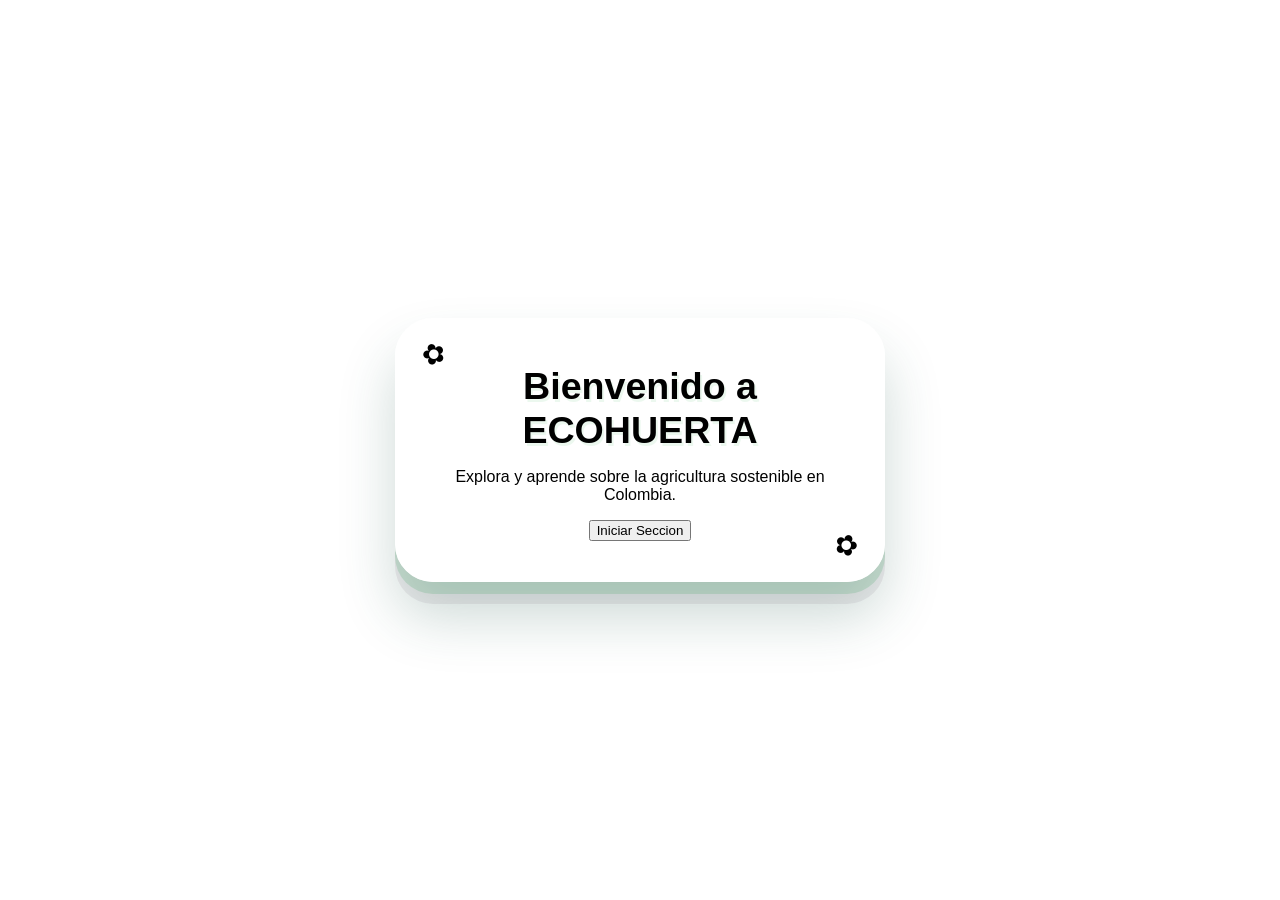
<file: front/Login/index.html>
<!DOCTYPE html>
<html lang="es">
<head>
    <meta charset="UTF-8">
    <meta name="viewport" content="width=device-width, initial-scale=1.0">
    <link rel="stylesheet" href="index.css">
    <title>ECOHUERTA</title>
</head> 
<body>
    <div class="container">
        <h1>Bienvenido a ECOHUERTA</h1>
        <p>Explora y aprende sobre la agricultura sostenible en Colombia.</p>
        <button onclick="window.location.href='login.html'">Iniciar Seccion</button>
    </div>   
</body>
</html>
</file>
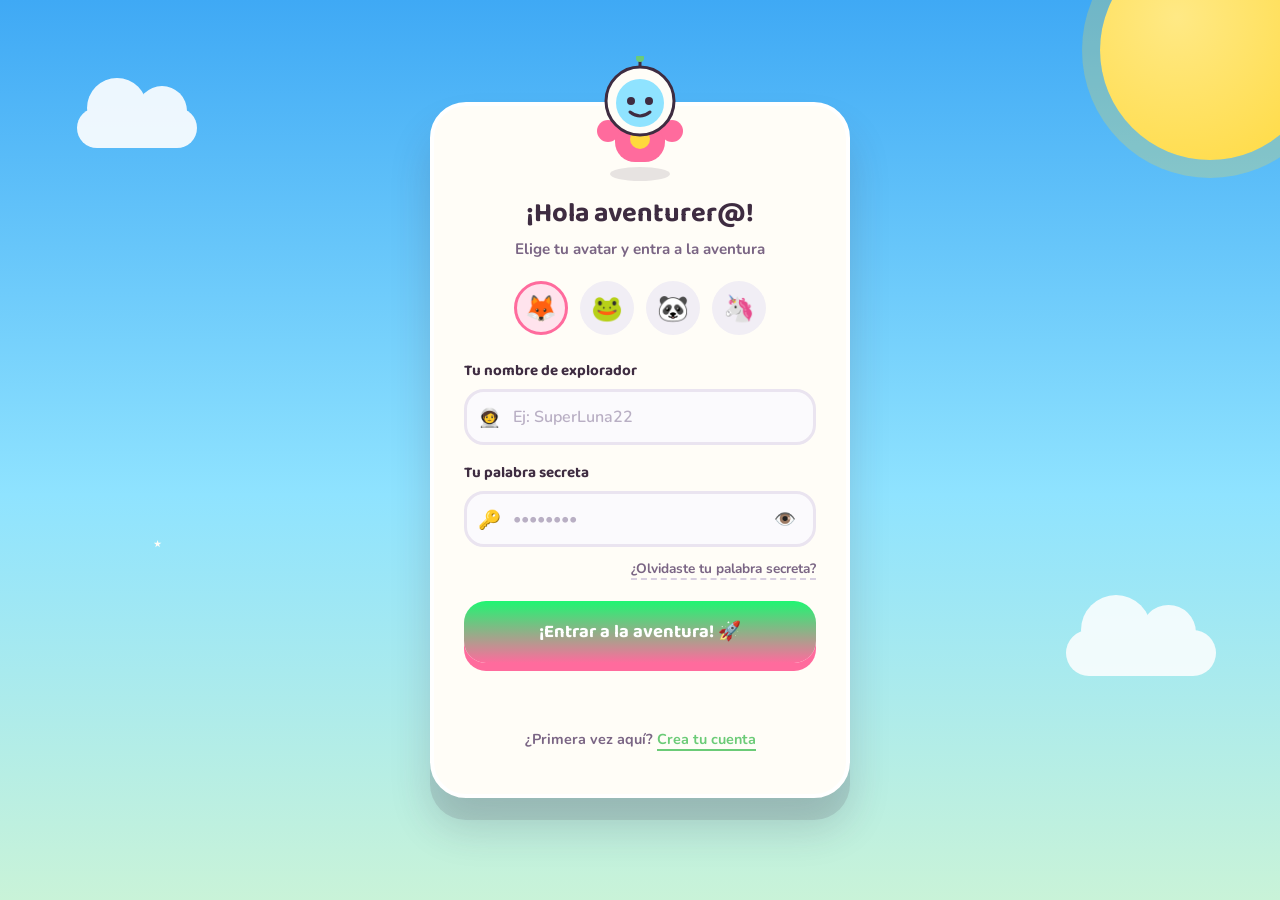
<file: front/Login/login.html>
<!DOCTYPE html>
<html lang="es">
<head>
<meta charset="UTF-8">
<meta name="viewport" content="width=device-width, initial-scale=1.0">
<title>ECOHUERTA</title>
<link rel="preconnect" href="https://fonts.googleapis.com">
<link href="https://fonts.googleapis.com/css2?family=Baloo+2:wght@500;700;800&family=Nunito:wght@600;700;800&display=swap" rel="stylesheet">
<link rel="stylesheet" href="login.css">
</head>
<body>

  <div class="sun"></div>
  <div class="cloud cloud-1"></div>
  <div class="cloud cloud-2"></div>
  <span class="star"></span>
  <span class="star"></span>
  <span class="star"></span>
  <span class="star"></span>
  <span class="star"></span>

  <div class="card">
    <div class="mascot-wrap">
      <!-- Muñeco astronauta-->
      <svg width="140" height="130" viewBox="0 0 140 130" xmlns="http://www.w3.org/2000/svg">
        <ellipse cx="70" cy="118" rx="30" ry="7" fill="#3E2C41" opacity="0.12"/>
        <!-- cuerpo -->
        <rect x="45" y="60" width="50" height="46" rx="20" fill="#FF6B9D"/>
        <circle cx="70" cy="83" r="10" fill="#FFD93D"/>
        <!-- brazos -->
        <circle cx="38" cy="75" r="11" fill="#FF6B9D"/>
        <circle cx="102" cy="75" r="11" fill="#FF6B9D"/>
        <!-- casco -->
        <circle cx="70" cy="45" r="34" fill="#FFFDF7" stroke="#3E2C41" stroke-width="3"/>
        <circle cx="70" cy="47" r="24" fill="#8FE3FF"/>
        <!-- cara -->
        <circle cx="61" cy="45" r="4" fill="#3E2C41"/>
        <circle cx="79" cy="45" r="4" fill="#3E2C41"/>
        <path d="M60 56 Q70 64 80 56" stroke="#3E2C41" stroke-width="3" fill="none" stroke-linecap="round"/>
        <!-- antena -->
        <line x1="70" y1="11" x2="70" y2="2" stroke="#3E2C41" stroke-width="3"/>
        <circle cx="70" cy="2" r="4" fill="#6BCB77"/>
      </svg>
    </div>

    <div class="greeting">
      <h1>¡Hola aventurer@!</h1>
      <p>Elige tu avatar y entra a la aventura</p>
    </div>

    <div class="avatar-row" role="group" aria-label="Elige tu avatar">
      <button type="button" class="avatar-option selected" aria-pressed="true">🦊</button>
      <button type="button" class="avatar-option" aria-pressed="false">🐸</button>
      <button type="button" class="avatar-option" aria-pressed="false">🐼</button>
      <button type="button" class="avatar-option" aria-pressed="false">🦄</button>
    </div>

    <form id="loginForm">
      <div>
        <label for="user">Tu nombre de explorador</label>
        <div class="field">
          <span class="icon">🧑‍🚀</span>
          <input id="user" name="user" type="text" placeholder="Ej: SuperLuna22" autocomplete="username">
        </div>
      </div>

      <div>
        <label for="pass">Tu palabra secreta</label>
        <div class="field">
          <span class="icon">🔑</span>
          <input id="pass" name="pass" type="password" placeholder="••••••••" autocomplete="current-password">
          <button type="button" class="toggle-pass" aria-label="Mostrar palabra secreta" onclick="
            const i=document.getElementById('pass');
            i.type = i.type === 'password' ? 'text' : 'password';
            this.textContent = i.type === 'password' ? '👁️' : '🙈';
          ">👁️</button>
        </div>
      </div>

      <div class="forgot">
        <a href="#">¿Olvidaste tu palabra secreta?</a>
      </div>

      <button type="submit" class="enter-btn">
        ¡Entrar a la aventura! 🚀
      </button>

      <p id="mensajeLogin"></p>
    </form>

    <p class="signup">¿Primera vez aquí? <a href="registro.html">Crea tu cuenta</a></p>
  </div>

  <script src="../JavaScript/login.js"></script>
</body>
</html>
</file>
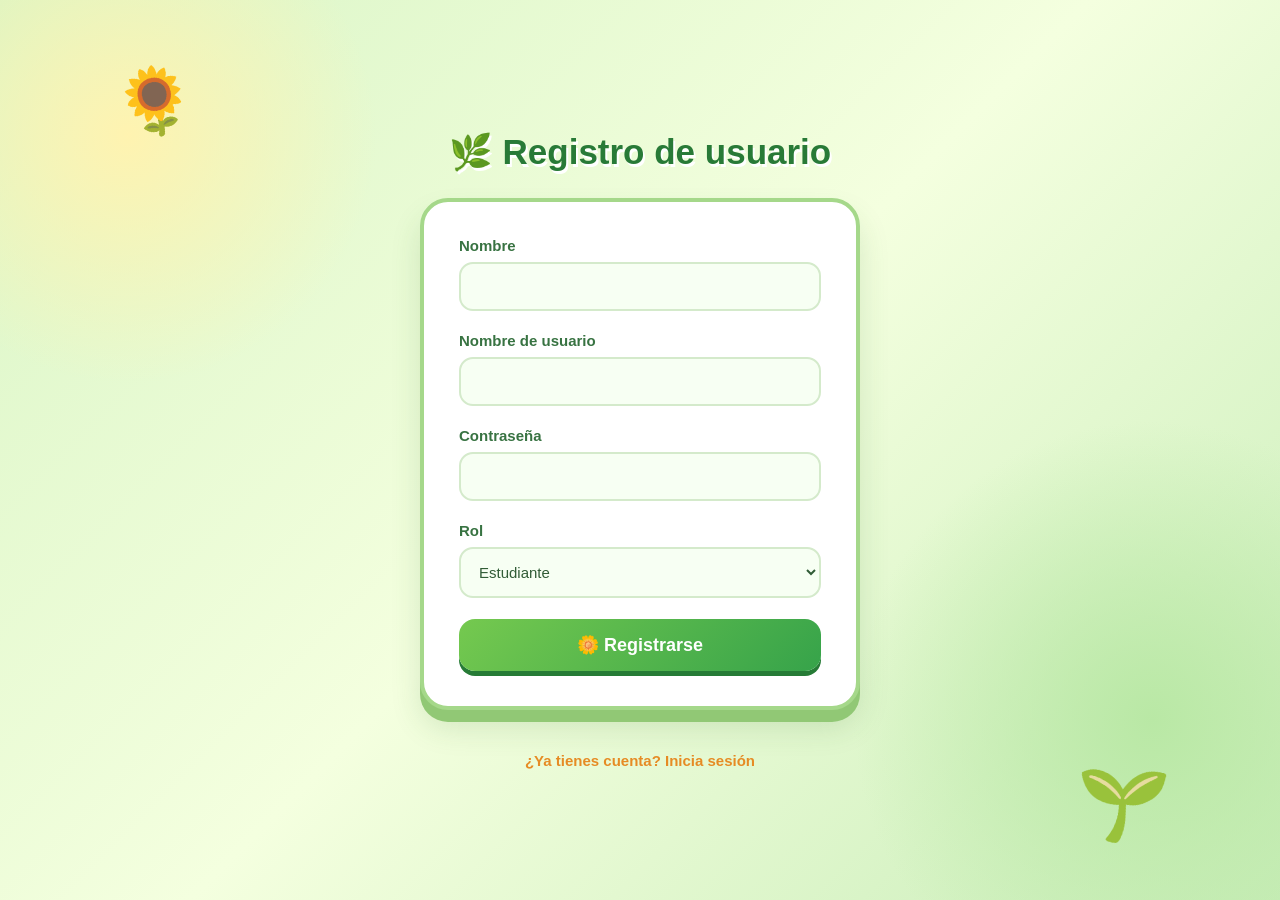
<file: front/Login/registro.html>
<!DOCTYPE html>
<html lang="es">
<head>
<meta charset="UTF-8">
<title>EcoHuerta - Registro</title>
<link rel="stylesheet" href="registro.css">
</head>
<body>

<h1>Registro de usuario</h1>

<form id="registroForm">
  <label for="nombre">Nombre</label>
  <input type="text" id="nombre" name="nombre" required>

  <label for="usuario">Nombre de usuario</label>
  <input type="text" id="usuario" name="usuario" required>

  <label for="clave">Contraseña</label>
  <input type="password" id="clave" name="clave" required>

  <label for="rol">Rol</label>
  <select id="rol" name="rol" required>
    <option value="estudiante">Estudiante</option>
    <option value="docente">Docente</option>
    <option value="admin">Admin</option>
  </select>

  <button type="submit">Registrarse</button>
</form>

<p id="mensaje"></p>
<p><a href="login.html">¿Ya tienes cuenta? Inicia sesión</a></p>

<script src="../JavaScript/registro.js"></script>
</body>
</html>
</file>
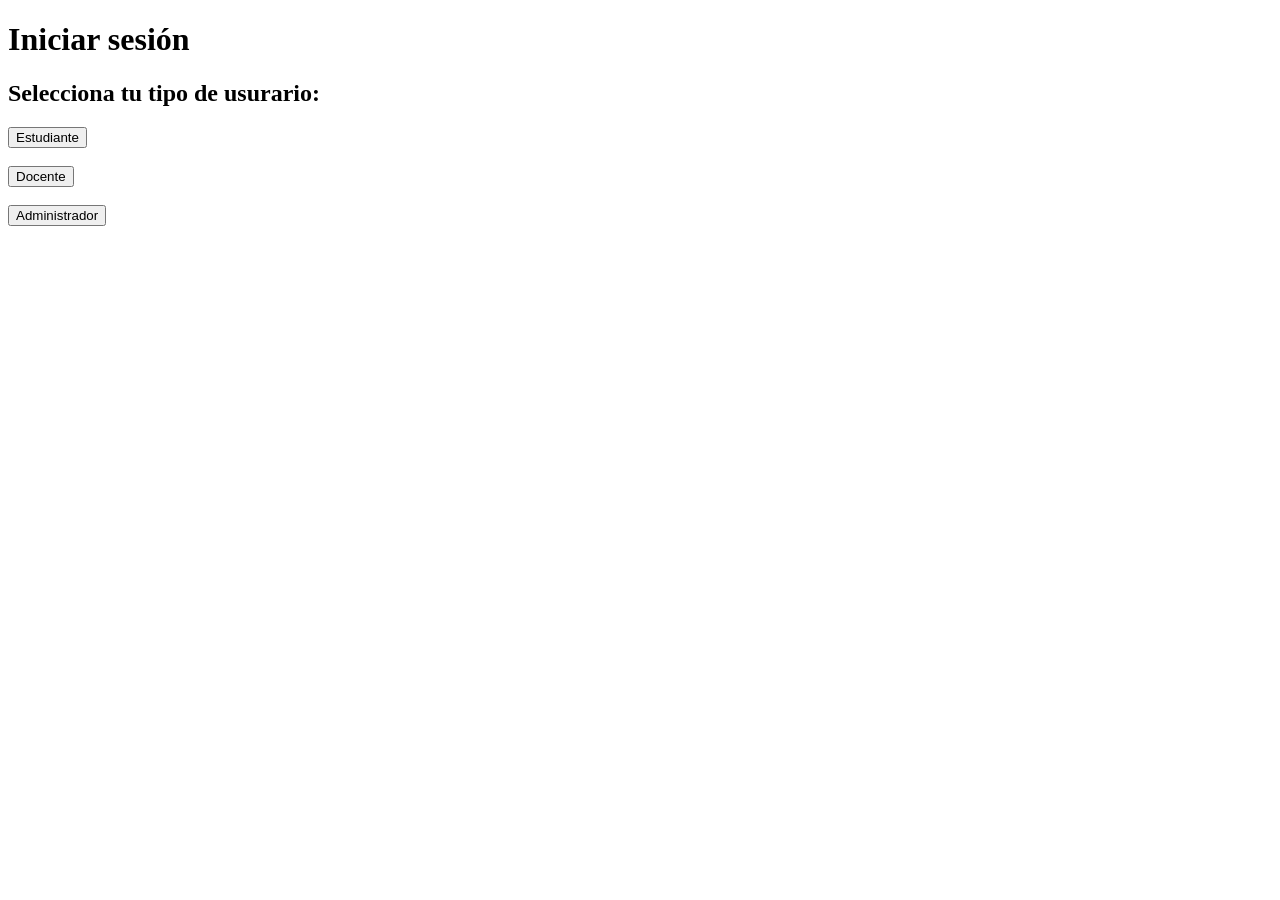
<file: front/Login/seleccion_usuario.html>
<!DOCTYPE html>
<html lang="es">
<head>
    <meta charset="UTF-8">
    <title>Tipo de usuario</title>
</head>
<body>
    <h1>Iniciar sesión</h1>
    <h2>Selecciona tu tipo de usurario: </h2>

    <button onclick="window.location.href=''" type="button">
        Estudiante
    </button>
    <br><br>
    <button onclick="window.location.href=''" type="button">
        Docente
    </button>
    <br><br>
    <button onclick="window.location.href='../'" type="button">
        Administrador
    </button>
    

</body>
</html>
</file>
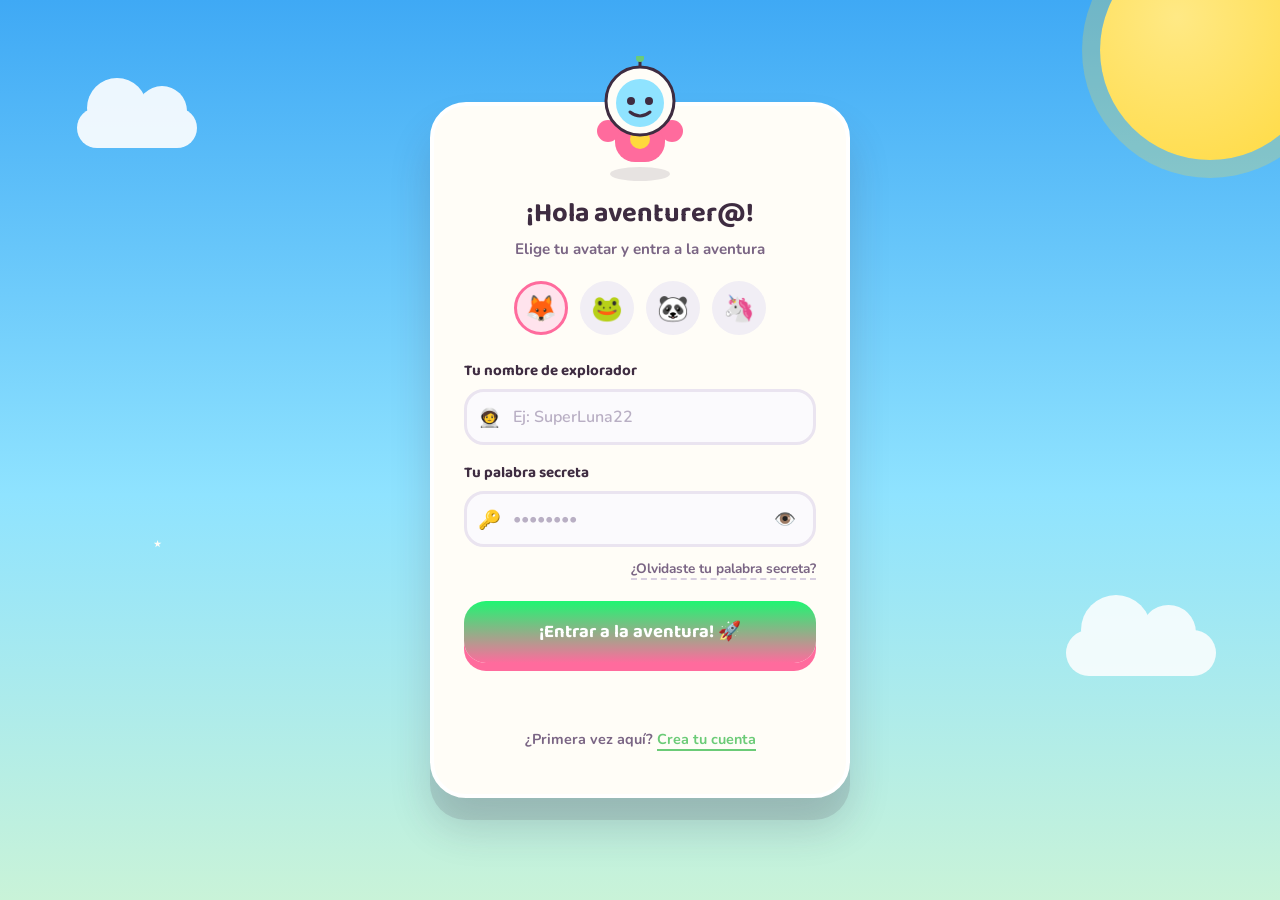
<file: front/templates/departamento.html>
<!DOCTYPE html>
<html lang="es">
<head>
    <meta charset="UTF-8">
    <meta name="viewport" content="width=device-width, initial-scale=1.0">
    <title>ECOHUERTA - Flora por Departamento</title>
    <link rel="stylesheet" href="estilos.css">
</head>
<body>
    <header>
        <div class="barra-superior-depto">
            <button type="button" id="btnVolverMapa" class="btn-secundario">← Volver al mapa</button>
            <div class="info-sesion-mini">
                <span id="avatarDepto">🦊</span>
                <span id="nombreDeptoUsuario">Explorador</span>
                <span id="rolDeptoUsuario" class="rol-pill">estudiante</span>
            </div>
        </div>
        <h1><span class="co">co</span> <span id="tituloDepartamento">Departamento</span></h1>
        <p id="subtituloDepartamento">Explora las especies de flora registradas en este departamento.</p>
    </header>

    <main class="contenedor-departamento">
        <section class="barra-filtros">
            <label for="filtroTipo">Filtrar por tipo de planta:</label>
            <select id="filtroTipo">
                <option value="">Todos los tipos</option>
            </select>
            <span id="contadorPlantas" class="contador-plantas">0 plantas</span>
            <button type="button" id="btnNuevaPlanta" class="btn-agregar-planta" style="display: none;">
                + Agregar planta
            </button>
        </section>

        <div id="estadoCarga" class="estado-mensaje">Cargando flora del departamento...</div>
        <section id="gridPlantas" class="grid-plantas"></section>
    </main>

    <!-- Modal para crear / editar planta (Docente / Admin) -->
    <div id="modalPlanta" class="modal-overlay" style="display: none;">
        <div class="modal-contenido">
            <div class="modal-cabecera">
                <h2 id="tituloModalPlanta">Agregar nueva planta</h2>
                <button type="button" id="btnCerrarModal" class="btn-cerrar-modal">✕</button>
            </div>

            <form id="formPlanta" class="form-planta">
                <input type="hidden" id="plantaIdInput">

                <div class="campo-form">
                    <label for="plantaNombreInput">Nombre de la especie *</label>
                    <input type="text" id="plantaNombreInput" required placeholder="Ej: Frailejón (Espeletia)">
                </div>

                <div class="fila-dos-campos">
                    <div class="campo-form">
                        <label for="plantaTipoInput">Tipo de planta *</label>
                        <select id="plantaTipoInput" required></select>
                    </div>
                    <div class="campo-form">
                        <label for="plantaDeptoInput">Departamento *</label>
                        <select id="plantaDeptoInput" required></select>
                    </div>
                </div>

                <div class="campo-form">
                    <label for="plantaImagenInput">URL o nombre de imagen (opcional)</label>
                    <input type="text" id="plantaImagenInput" placeholder="https://... o nombre.jpg">
                </div>

                <div class="campo-form">
                    <label for="plantaDescInput">Descripción *</label>
                    <textarea id="plantaDescInput" rows="2" required placeholder="Descripción general de la planta"></textarea>
                </div>

                <div class="campo-form">
                    <label for="plantaCaracInput">Características</label>
                    <textarea id="plantaCaracInput" rows="2" placeholder="Tamaño, hojas, flores, hábitat..."></textarea>
                </div>

                <div class="campo-form">
                    <label for="plantaCuidadosInput">Cuidados</label>
                    <textarea id="plantaCuidadosInput" rows="2" placeholder="Clima, riego, luz, tipo de suelo..."></textarea>
                </div>

                <div class="campo-form">
                    <label for="plantaBeneficiosInput">Beneficios</label>
                    <textarea id="plantaBeneficiosInput" rows="2" placeholder="Aporte ecológico, medicinal o alimenticio..."></textarea>
                </div>

                <p id="errorModalPlanta" class="error-form" style="display: none;"></p>

                <div class="modal-acciones">
                    <button type="button" id="btnCancelarModal" class="btn-cancelar">Cancelar</button>
                    <button type="submit" id="btnGuardarPlanta" class="btn-guardar">Guardar planta</button>
                </div>
            </form>
        </div>
    </div>

    <footer>
        <p>ECOHUERTA - Exploración de flora colombiana</p>
    </footer>

    <script src="../JavaScript/departamento.js"></script>
</body>
</html>
</file>
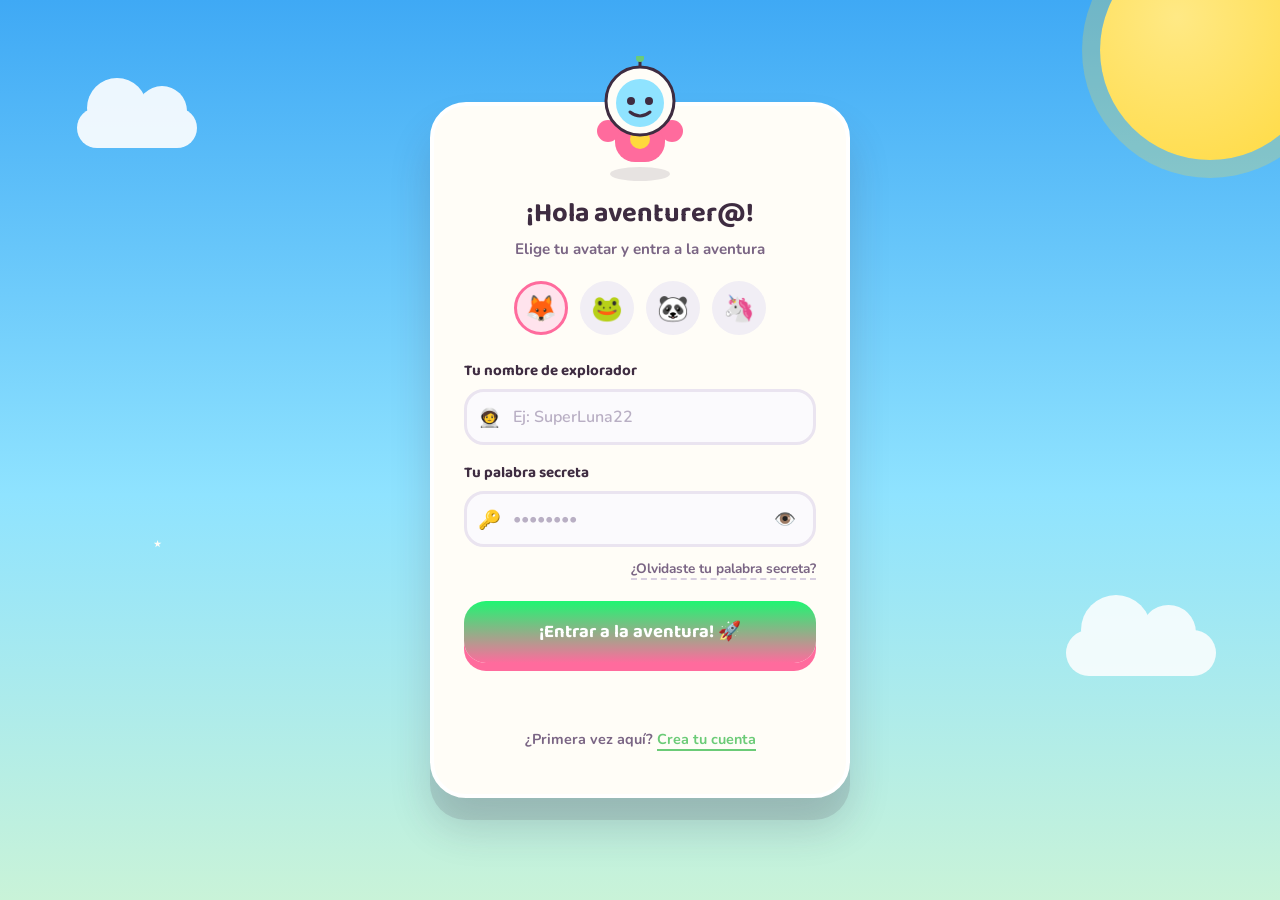
<file: front/templates/planta.html>
<!DOCTYPE html>
<html lang="es">
<head>
    <meta charset="UTF-8">
    <meta name="viewport" content="width=device-width, initial-scale=1.0">
    <title id="tituloPagina">Ficha de Planta - ECOHUERTA</title>
    <link rel="stylesheet" href="plantas.css">
</head>
<body>

    <header>
        <div class="barra-superior-depto">
            <button type="button" id="btnVolverDepto" class="btn-secundario">← Volver al departamento</button>
            <div class="info-sesion-mini">
                <span id="avatarPlanta">🦊</span>
                <span id="nombreUsuarioPlanta">Explorador</span>
                <span id="rolUsuarioPlanta" class="rol-pill">estudiante</span>
            </div>
        </div>
        <h1><span class="co">co</span> ECOHUERTA - Ficha Botánica</h1>
        <p id="subtituloPlanta">Información detallada de la especie</p>
    </header>

    <main class="contenedor-ficha-planta">
        <div id="estadoPlanta" class="estado-mensaje">Cargando ficha de la planta...</div>

        <section id="detallePlanta" class="ficha-planta" style="display: none;">
            <div class="ficha-media">
                <img id="imgPlantaDetalle" src="" alt="" class="img-ficha-planta" style="display: none;">
                <div id="placeholderPlantaDetalle" class="img-ficha-placeholder">🌿</div>
                <div class="etiquetas-planta">
                    <span id="tipoPlantaDetalle" class="badge-tipo">Tipo</span>
                    <span id="deptoPlantaDetalle" class="badge-depto">Departamento</span>
                </div>
            </div>

            <div class="ficha-info">
                <h2 id="nombrePlantaDetalle" class="titulo-ficha">Nombre de la planta</h2>

                <div class="bloque-ficha">
                    <h3>Descripción</h3>
                    <p id="descPlantaDetalle"></p>
                </div>

                <div class="bloque-ficha">
                    <h3>Características</h3>
                    <p id="caracPlantaDetalle"></p>
                </div>

                <div class="bloque-ficha">
                    <h3>Cuidados</h3>
                    <p id="cuidadosPlantaDetalle"></p>
                </div>

                <div class="bloque-ficha">
                    <h3>Beneficios</h3>
                    <p id="beneficiosPlantaDetalle"></p>
                </div>
            </div>
        </section>

        <section id="seccionRecursos" class="recursos-ficha" style="display: none;">
            <h3>Recursos relacionados</h3>
            <div id="listaRecursos" class="lista-recursos"></div>
        </section>
    </main>

    <footer>
        <p>ECOHUERTA - Exploración de flora colombiana</p>
    </footer>

    <script src="../JavaScript/planta.js"></script>
</body>
</html>
</file>
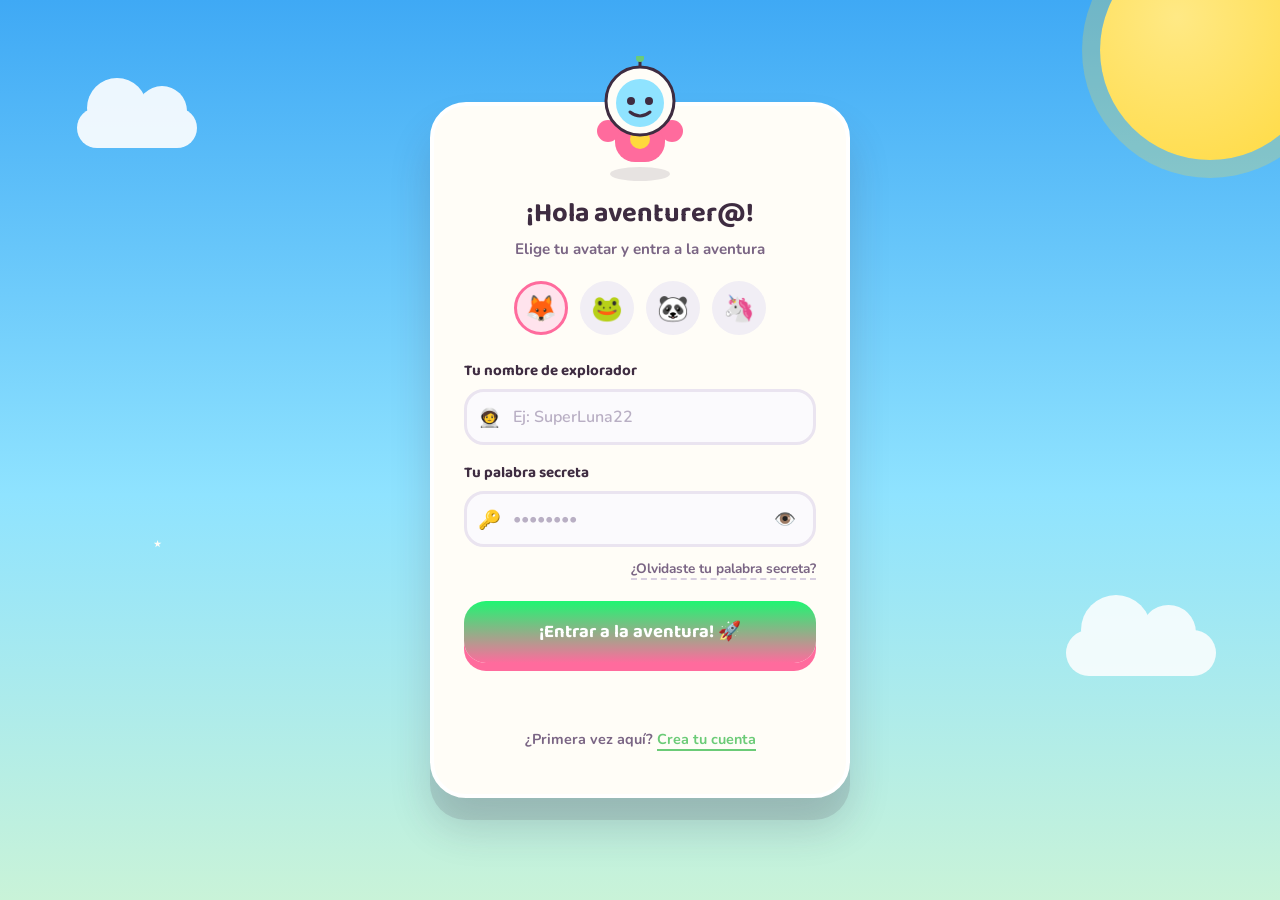
<file: front/templates/usuarios.html>
<!DOCTYPE html>
<html lang="es">
<head>
    <meta charset="UTF-8">
    <meta name="viewport" content="width=device-width, initial-scale=1.0">
    <title id="tituloPaginaUsuarios">Administración - ECOHUERTA</title>
    <link rel="stylesheet" href="estilos.css">
</head>
<body>
    <header>
        <div class="barra-superior-depto">
            <button type="button" id="btnVolverMapaAdmin" class="btn-secundario">← Volver al mapa</button>
            <div class="info-sesion-mini">
                <span id="avatarAdmin">🦊</span>
                <span id="nombreAdmin">Administrador</span>
                <span id="rolAdmin" class="rol-pill">admin</span>
            </div>
        </div>
        <h1 id="tituloPanelUsuarios"><span class="co">co</span> Panel de Administración</h1>
        <p id="subtituloPanelUsuarios">Gestión de usuarios y roles de ECOHUERTA</p>
    </header>

    <main class="contenedor-departamento">
        <section class="barra-filtros">
            <label for="filtroRolUsuario">Filtrar usuarios por rol:</label>
            <select id="filtroRolUsuario">
                <option value="todos">Todos los roles</option>
                <option value="estudiante">Estudiantes</option>
                <option value="docente">Docentes</option>
                <option value="admin">Administradores</option>
            </select>
            <button type="button" id="btnNuevoUsuario" class="btn-agregar-planta">+ Nuevo usuario</button>
            <span id="contadorUsuarios" class="contador-plantas">0 usuarios</span>
        </section>

        <section id="panelFormularioUsuario" class="panel-tipos-admin" style="display: none;">
            <h2 id="tituloFormUsuario">Registrar nuevo usuario</h2>
            <form id="formUsuarioAdmin" class="form-tipo-inline">
                <input type="hidden" id="usuarioIdInput" value="">
                <input type="text" id="usuarioNombreInput" placeholder="Nombre completo" required>
                <input type="text" id="usuarioLoginInput" placeholder="Usuario (login)" required>
                <input type="password" id="usuarioClaveInput" placeholder="Contraseña (mín. al crear)">
                <select id="usuarioRolInput" required>
                    <option value="estudiante">Estudiante</option>
                    <option value="docente">Docente</option>
                    <option value="admin">Administrador</option>
                </select>
                <button type="submit" id="btnGuardarUsuario" class="btn-agregar-planta">Guardar</button>
                <button type="button" id="btnCancelarUsuario" class="btn-secundario">Cancelar</button>
            </form>
            <p id="mensajeUsuarioAdmin" class="mensaje-admin" style="display: none;"></p>
        </section>

        <div id="estadoUsuarios" class="estado-mensaje">Cargando usuarios...</div>

        <section class="tabla-admin-wrapper" id="contenedorTablaUsuarios" style="display: none;">
            <table class="tabla-admin">
                <thead>
                    <tr>
                        <th>ID</th>
                        <th>Nombre</th>
                        <th>Usuario</th>
                        <th>Rol</th>
                        <th>Acciones</th>
                    </tr>
                </thead>
                <tbody id="cuerpoTablaUsuarios"></tbody>
            </table>
        </section>
    </main>

    <footer>
        <p>ECOHUERTA - Panel administrativo</p>
    </footer>

    <script src="../JavaScript/usuarios.js"></script>
</body>
</html>
</file>
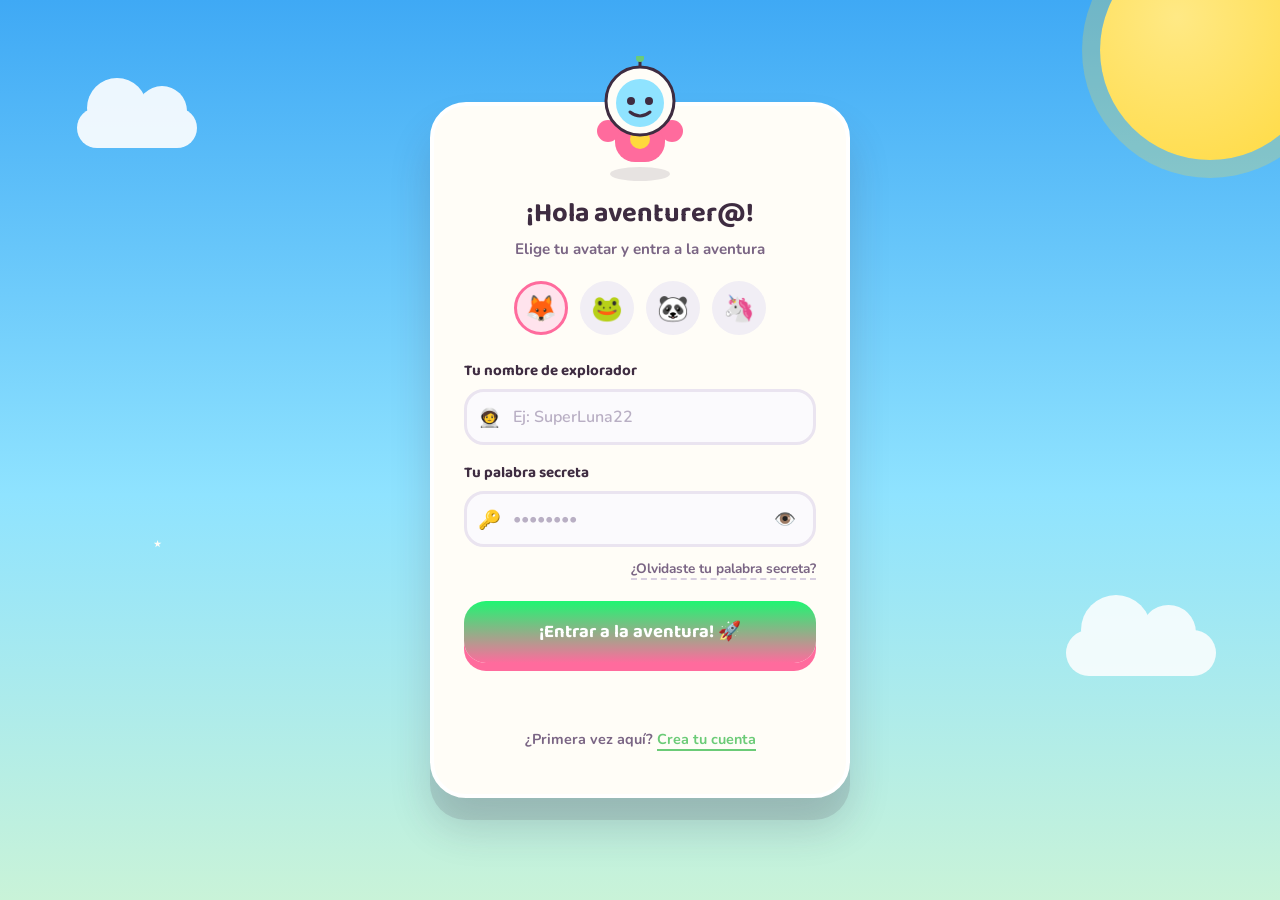
<file: front/templates/ventanaPrincipal.html>
<!DOCTYPE html>
<html lang="es">

<head>
    <meta charset="UTF-8">
    <meta name="viewport" content="width=device-width, initial-scale=1.0">
    <title>ECOHUERTA - Mapa Interactivo de Colombia</title>
    <link rel="stylesheet" href="ventanaPrincipal.css">
</head>

<body>

    <header>
        <div class="barra-usuario">
            <div class="info-usuario">
                <span id="avatarUsuario" class="avatar-badge">🦊</span>
                <div>
                    <strong id="nombreUsuario">Explorador</strong>
                    <span id="rolUsuario" class="rol-badge">estudiante</span>
                </div>
            </div>
            <div id="accionesAdmin" class="acciones-admin" style="display: none;">
                <button type="button" id="btnEstudiantes" class="btn-admin">Estudiantes</button>
                <button type="button" id="btnDocentes" class="btn-admin">Docentes</button>
            </div>
            <button type="button" id="btnCerrarSesion" class="btn-salir">Cerrar sesión</button>
        </div>

        <h1><span class="co">co</span> ECOHUERTA</h1>
        <p>Explora la flora de Colombia y descubre sus maravillas</p>
        <p id="saludoRol">HOLA EXPLORADOR</p>
        <p>Conoce de las maravillas de Colombia donde con un solo clic puedes explorar toda su bella flora.</p>
    </header>
    <section class="video-container">
    <h2>🌱 ¡Aprendamos sobre las plantas!</h2>
    <p>Descubre el maravilloso mundo de las huertas.</p>

    <iframe
        src="https://www.youtube.com/embed/-1pHqK5YD7s"
        title="Video educativo EcoHuerta"
        allowfullscreen>
    </iframe>
</section>
    

    <h2>Mapa Interactivo de Colombia</h2>
    <p>Selecciona un departamento en el mapa para ver sus plantas</p>

    <main class="contenedor-mapa">
        <img
            src="mapa-colombia.png"
            class="mapa"
            alt="Mapa de Colombia"
        >

        <!-- BOTONES SOBRE EL MAPA -->
        <button class="zona" style="left: 53%; top: 10%;" data-slug="la_guajira" title="La Guajira"></button>
        <button class="zona" style="left: 35%; top: 15%;" data-slug="atlantico" title="Atlántico"></button>
        <button class="zona" style="left: 43%; top: 17%;" data-slug="magdalena" title="Magdalena"></button>
        <button class="zona" style="left: 51%; top: 21%;" data-slug="cesar" title="Cesar"></button>
        <button class="zona" style="left: 34%; top: 25%;" data-slug="sucre" title="Sucre"></button>
        <button class="zona" style="left: 27%; top: 28%;" data-slug="cordoba" title="Córdoba"></button>
        <button class="zona" style="left: 39%; top: 29%;" data-slug="bolivar" title="Bolívar"></button>
        <button class="zona" style="left: 55%; top: 30%;" data-slug="norte_de_santander" title="Norte de Santander"></button>
        <button class="zona" style="left: 30%; top: 38%;" data-slug="antioquia" title="Antioquia"></button>
        <button class="zona" style="left: 46%; top: 37%;" data-slug="santander" title="Santander"></button>
        <button class="zona" style="left: 67%; top: 36%;" data-slug="arauca" title="Arauca"></button>
        <button class="zona" style="left: 20%; top: 39%;" data-slug="choco" title="Chocó"></button>
        <button class="zona" style="left: 35%; top: 44%;" data-slug="caldas" title="Caldas"></button>
        <button class="zona" style="left: 29%; top: 46%;" data-slug="risaralda" title="Risaralda"></button>
        <button class="zona" style="left: 34%; top: 48%;" data-slug="quindio" title="Quindío"></button>
        <button class="zona" style="left: 43%; top: 46%;" data-slug="cundinamarca" title="Cundinamarca"></button>
        <button class="zona" style="left: 44%; top: 50%;" data-slug="bogota_dc" title="Bogotá D.C."></button>
        <button class="zona" style="left: 49%; top: 43%;" data-slug="boyaca" title="Boyacá"></button>
        <button class="zona" style="left: 24%; top: 52%;" data-slug="valle_del_cauca" title="Valle del Cauca"></button>
        <button class="zona" style="left: 38%; top: 53%;" data-slug="tolima" title="Tolima"></button>
        <button class="zona" style="left: 52%; top: 55%;" data-slug="meta" title="Meta"></button>
        <button class="zona" style="left: 39%; top: 60%;" data-slug="huila" title="Huila"></button>
        <button class="zona" style="left: 27%; top: 61%;" data-slug="cauca" title="Cauca"></button>
        <button class="zona" style="left: 60%; top: 44%;" data-slug="casanare" title="Casanare"></button>
        <button class="zona" style="left: 75%; top: 44%;" data-slug="vichada" title="Vichada"></button>
        <button class="zona" style="left: 53%; top: 67%;" data-slug="guaviare" title="Guaviare"></button>
        <button class="zona" style="left: 21%; top: 66%;" data-slug="narino" title="Nariño"></button>
        <button class="zona" style="left: 32%; top: 69%;" data-slug="putumayo" title="Putumayo"></button>
        <button class="zona" style="left: 45%; top: 69%;" data-slug="caqueta" title="Caquetá"></button>
        <button class="zona" style="left: 78%; top: 61%;" data-slug="guainia" title="Guainía"></button>
        <button class="zona" style="left: 62%; top: 73%;" data-slug="vaupes" title="Vaupés"></button>
        <button class="zona" style="left: 55%; top: 83%;" data-slug="amazonas" title="Amazonas"></button>
        <button class="zona zona-islas" style="left: 17%; top: 13%;" data-slug="san_andres" title="San Andrés y Providencia"></button>
    </main>

    <footer>
        <p>Mapa interactivo de Colombia</p>
    </footer>

    <script src="../JavaScript/ventanaPrincipal.js"></script>
</body>

</html>
</file>
<file: front/Login/index.css>
```css
/* =====================================
   🌱 ECOHUERTA - ESTILO VISUAL
===================================== */

:root {
    --sky-top: #36A9E8;
    --sky-middle: #82D9F5;
    --sky-bottom: #C8F4D8;

    --sun: #FFD93D;
    --sun-light: #FFF0A8;

    --grass: #65C878;
    --grass-dark: #319D57;
    --grass-light: #B9EBC0;

    --coral: #FF6B9D;
    --pink-light: #FFE0EC;

    --cream: #FFFDF7;
    --plum: #3E2C41;
    --plum-soft: #806D88;

    --white: #FFFFFF;
}

* {
    box-sizing: border-box;
}

html {
    scroll-behavior: smooth;
}

body {
    margin: 0;
    min-height: 100vh;

    font-family: 'Nunito', sans-serif;

    background:
        linear-gradient(
            180deg,
            var(--sky-top) 0%,
            var(--sky-middle) 48%,
            #A9EBC4 80%,
            var(--sky-bottom) 100%
        );

    display: flex;
    justify-content: center;
    align-items: center;

    overflow: hidden;
    position: relative;

    padding: 35px 18px;
}

/* =====================================
   ☀️ SOL
===================================== */

.sun {
    position: absolute;

    top: -65px;
    right: -45px;

    width: 230px;
    height: 230px;

    border-radius: 50%;

    background:
        radial-gradient(
            circle at 35% 35%,
            #FFF4B5,
            var(--sun) 65%,
            #FFC928
        );

    box-shadow:
        0 0 0 15px rgba(255,217,61,0.20),
        0 0 0 35px rgba(255,217,61,0.10),
        0 0 70px rgba(255,217,61,0.45);

    animation: sunGlow 4s ease-in-out infinite;
}

@keyframes sunGlow {
    0%, 100% {
        transform: scale(1);
    }

    50% {
        transform: scale(1.05);
    }
}

/* =====================================
   ☁️ NUBES
===================================== */

.cloud {
    position: absolute;

    background: white;
    border-radius: 50px;

    opacity: 0.92;

    box-shadow: 0 8px 15px rgba(62,44,65,0.05);

    animation: cloudMove 7s ease-in-out infinite;
}

.cloud::before,
.cloud::after {
    content: "";

    position: absolute;

    background: white;
    border-radius: 50%;
}

.cloud-1 {
    width: 130px;
    height: 42px;

    top: 15%;
    left: 7%;
}

.cloud-1::before {
    width: 65px;
    height: 65px;

    top: -32px;
    left: 12px;
}

.cloud-1::after {
    width: 55px;
    height: 55px;

    top: -25px;
    left: 65px;
}

.cloud-2 {
    width: 150px;
    height: 45px;

    bottom: 15%;
    right: 7%;

    animation-delay: 2s;
}

.cloud-2::before {
    width: 70px;
    height: 70px;

    top: -35px;
    left: 15px;
}

.cloud-2::after {
    width: 60px;
    height: 60px;

    top: -28px;
    left: 80px;
}

@keyframes cloudMove {
    0%, 100% {
        transform: translateX(0);
    }

    50% {
        transform: translateX(12px);
    }
}

/* =====================================
   ⭐ ESTRELLAS Y DECORACIONES
===================================== */

.star {
    position: absolute;

    width: 13px;
    height: 13px;

    background: var(--sun-light);

    clip-path: polygon(
        50% 0%, 61% 35%, 98% 35%,
        68% 57%, 79% 91%, 50% 70%,
        21% 91%, 32% 57%, 2% 35%, 39% 35%
    );

    animation: twinkle 2s ease-in-out infinite;
}

.star:nth-of-type(1) {
    top: 25%;
    left: 19%;
}

.star:nth-of-type(2) {
    top: 12%;
    left: 48%;
    animation-delay: .5s;
}

.star:nth-of-type(3) {
    top: 35%;
    right: 15%;
    animation-delay: 1s;
}

.star:nth-of-type(4) {
    bottom: 22%;
    left: 12%;
    animation-delay: 1.5s;
}

@keyframes twinkle {
    0%, 100% {
        opacity: .4;
        transform: scale(.8) rotate(0deg);
    }

    50% {
        opacity: 1;
        transform: scale(1.2) rotate(20deg);
    }
}

/* =====================================
   🌿 TARJETA PRINCIPAL
===================================== */

.container {
    position: relative;
    z-index: 2;

    width: 100%;
    max-width: 490px;

    background:
        linear-gradient(
            145deg,
            #FFFFFF,
            var(--cream)
        );

    border-radius: 38px;

    padding: 42px 34px 36px;

    text-align: center;

    border: 5px solid rgba(255,255,255,.95);

    box-shadow:
        0 12px 0 rgba(49,157,87,.18),
        0 22px 0 rgba(62,44,65,.08),
        0 35px 55px rgba(40,91,76,.23);

    transition: transform .3s ease;
}

.container:hover {
    transform: translateY(-5px);
}

/* Decoración superior */

.container::before {
    content: "✿";

    position: absolute;

    top: 15px;
    left: 22px;

    font-size: 28px;
    color: var(--coral);

    transform: rotate(-20deg);
}

.container::after {
    content: "✿";

    position: absolute;

    bottom: 15px;
    right: 22px;

    font-size: 28px;
    color: var(--grass);

    transform: rotate(20deg);
}

/* =====================================
   🌱 LOGO ANIMADO
===================================== */

.logo {
    display: inline-block;

    font-size: 5.5rem;

    margin-bottom: 8px;

    filter: drop-shadow(0 8px 5px rgba(49,157,87,.20));

    animation: bob 3s ease-in-out infinite;
}

@keyframes bob {
    0%, 100% {
        transform: translateY(0) rotate(-4deg);
    }

    50% {
        transform: translateY(-12px) rotate(4deg);
    }
}

/* =====================================
   💚 TÍTULOS
===================================== */

h1 {
    font-family: 'Baloo 2', sans-serif;

    font-size: 2.35rem;
    font-weight: 800;

    line-height: 1.15;

    color: var(--grass-dark);

    margin: 0 0 12px;

    text-shadow: 2px 3px 0 rgba(101,200,120,.12);
}

.subtitle {
    color: var(--plum);

    font-weight: 800;
    font-size: 1.1rem;

    margin-bottom: 18px;
}

.description {
    color: var(--plum-soft);

    font-size: .96rem;
    font-weight: 600;

    line-height: 1.8;

    margin-bottom: 28px;
}

/* =====================================
   🌸 BOTÓN PRINCIPAL
===================================== */

.enter-btn {
    display: block;

    width: 100%;

    border: 3px solid rgba(255,255,255,.7);

    border-radius: 24px;

    padding: 16px;

    font-family: 'Baloo 2', sans-serif;

    font-size: 1.25rem;
    font-weight: 800;

    color: white;

    background:
        linear-gradient(
            180deg,
            #79DE8C,
            #42B963
        );

    box-shadow:
        0 8px 0 #319D57,
        0 12px 20px rgba(49,157,87,.20);

    cursor: pointer;

    transition:
        transform .15s ease,
        box-shadow .15s ease,
        filter .15s ease;
}

.enter-btn:hover {
    filter: brightness(1.08);

    transform: translateY(-3px);

    box-shadow:
        0 11px 0 #319D57,
        0 17px 25px rgba(49,157,87,.25);
}

.enter-btn:active {
    transform: translateY(6px);

    box-shadow:
        0 2px 0 #319D57;
}

/* =====================================
   🌼 PIE DE PÁGINA
===================================== */

.footer {
    margin-top: 28px;

    color: var(--plum-soft);

    font-size: .9rem;
    font-weight: 800;
}

.footer span {
    color: var(--coral);
}

/* =====================================
   ✨ ACCESIBILIDAD
===================================== */

button:focus-visible {
    outline: 4px solid var(--plum);
    outline-offset: 4px;
}

/* =====================================
   📱 RESPONSIVE
===================================== */

@media (max-width: 480px) {

    body {
        padding: 25px 15px;
    }

    .container {
        padding: 35px 22px 30px;

        border-radius: 30px;
    }

    h1 {
        font-size: 1.9rem;
    }

    .logo {
        font-size: 4.5rem;
    }

    .description {
        font-size: .9rem;
    }

    .sun {
        width: 160px;
        height: 160px;
    }
}

/* =====================================
   ♿ REDUCIR MOVIMIENTO
===================================== */

@media (prefers-reduced-motion: reduce) {

    *,
    *::before,
    *::after {
        animation: none !important;
        scroll-behavior: auto !important;
        transition: none !important;
    }

}
```css
/* =====================================
   🌿 BOTÓN ECOHUERTA - ESTILO PREMIUM
===================================== */

.enter-btn {
    position: relative;
    overflow: hidden;

    width: 100%;
    padding: 17px 25px;

    border: 3px solid #B9F5C5;
    border-radius: 25px;

    font-family: 'Baloo 2', sans-serif;
    font-size: 1.3rem;
    font-weight: 800;

    color: white;

    background: linear-gradient(
        135deg,
        #8BE99C 0%,
        #55CC76 45%,
        #319D57 100%
    );

    box-shadow:
        0 8px 0 #238347,
        0 12px 22px rgba(49,157,87,0.30),
        inset 0 3px 5px rgba(255,255,255,0.35);

    cursor: pointer;

    transition: all 0.25s ease;
}

/* Efecto de brillo */

.enter-btn::before {
    content: "";

    position: absolute;

    top: 0;
    left: -100%;

    width: 60%;
    height: 100%;

    background: linear-gradient(
        120deg,
        transparent,
        rgba(255,255,255,0.45),
        transparent
    );

    transform: skewX(-25deg);

    transition: left 0.6s ease;
}

.enter-btn:hover::before {
    left: 150%;
}

/* Al pasar el cursor */

.enter-btn:hover {
    transform: translateY(-5px);

    filter: brightness(1.08);

    box-shadow:
        0 13px 0 #238347,
        0 18px 28px rgba(49,157,87,0.35),
        inset 0 3px 5px rgba(255,255,255,0.4);
}

/* Al presionar */

.enter-btn:active {
    transform: translateY(6px);

    box-shadow:
        0 2px 0 #238347,
        0 5px 10px rgba(49,157,87,0.2);
}

/* Efecto de enfoque */

.enter-btn:focus-visible {
    outline: 4px solid #FFD93D;
    outline-offset: 5px;
}

/* Animación suave */

@keyframes buttonPulse {
    0%, 100% {
        box-shadow: 0 8px 0 #238347,
                    0 12px 22px rgba(49,157,87,0.25);
    }

    50% {
        box-shadow: 0 8px 0 #238347,
                    0 12px 28px rgba(49,157,87,0.45);
    }
}

.enter-btn {
    animation: buttonPulse 3s ease-in-out infinite;
}

@media (prefers-reduced-motion: reduce) {
    .enter-btn {
        animation: none;
        transition: none;
    }

    .enter-btn::before {
        transition: none;
    }
}
```css
/* =====================================
   🌿 BOTÓN ECOHUERTA - ESTILO PREMIUM
===================================== */

.enter-btn {
    position: relative;
    overflow: hidden;

    width: 100%;
    padding: 17px 25px;

    border: 3px solid #B9F5C5;
    border-radius: 25px;

    font-family: 'Baloo 2', sans-serif;
    font-size: 1.3rem;
    font-weight: 800;

    color: white;

    background: linear-gradient(
        135deg,
        #8BE99C 0%,
        #55CC76 45%,
        #319D57 100%
    );

    box-shadow:
        0 8px 0 #238347,
        0 12px 22px rgba(49,157,87,0.30),
        inset 0 3px 5px rgba(255,255,255,0.35);

    cursor: pointer;

    transition: all 0.25s ease;
}

/* Efecto de brillo */

.enter-btn::before {
    content: "";

    position: absolute;

    top: 0;
    left: -100%;

    width: 60%;
    height: 100%;

    background: linear-gradient(
        120deg,
        transparent,
        rgba(255,255,255,0.45),
        transparent
    );

    transform: skewX(-25deg);

    transition: left 0.6s ease;
}

.enter-btn:hover::before {
    left: 150%;
}

/* Al pasar el cursor */

.enter-btn:hover {
    transform: translateY(-5px);

    filter: brightness(1.08);

    box-shadow:
        0 13px 0 #238347,
        0 18px 28px rgba(49,157,87,0.35),
        inset 0 3px 5px rgba(255,255,255,0.4);
}

/* Al presionar */

.enter-btn:active {
    transform: translateY(6px);

    box-shadow:
        0 2px 0 #238347,
        0 5px 10px rgba(49,157,87,0.2);
}

/* Efecto de enfoque */

.enter-btn:focus-visible {
    outline: 4px solid #FFD93D;
    outline-offset: 5px;
}

/* Animación suave */

@keyframes buttonPulse {
    0%, 100% {
        box-shadow: 0 8px 0 #238347,
                    0 12px 22px rgba(49,157,87,0.25);
    }

    50% {
        box-shadow: 0 8px 0 #238347,
                    0 12px 28px rgba(49,157,87,0.45);
    }
}

.enter-btn {
    animation: buttonPulse 3s ease-in-out infinite;
}

@media (prefers-reduced-motion: reduce) {
    .enter-btn {
        animation: none;
        transition: none;
    }

    .enter-btn::before {
        transition: none;
    }
}
</file>
<file: front/Login/login.css>
:root{
  --sky-top:#3FA9F5;
  --sky-bottom:#8FE3FF;
  --sun:#FFD93D;
  --coral:#FF6B9D;
  --grass:#6BCB77;
  --cream:#FFFDF7;
  --plum:#3E2C41;
  --plum-soft:#7A6584;
}

*{ box-sizing:border-box; }

body{
  margin:0;
  min-height:100vh;
  font-family:'Nunito', sans-serif;
  background:linear-gradient(180deg, var(--sky-top) 0%, var(--sky-bottom) 55%, #C9F3D8 100%);
  display:flex;
  align-items:center;
  justify-content:center;
  overflow-x:hidden;
  position:relative;
  padding:32px 16px;
}

/* ---- Sol ---- */
.sun{
  position:absolute;
  top:-60px; right:-40px;
  width:220px; height:220px;
  border-radius:50%;
  background:radial-gradient(circle at 35% 35%, #FFE985, var(--sun));
  box-shadow:0 0 0 18px rgba(255,217,61,0.25);
}

/* ---- Nubes ---- */
.cloud{
  position:absolute;
  background:#fff;
  border-radius:50px;
  opacity:0.9;
}
.cloud::before, .cloud::after{
  content:"";
  position:absolute;
  background:#fff;
  border-radius:50%;
}
.cloud-1{ width:120px; height:40px; top:12%; left:6%; }
.cloud-1::before{ width:60px; height:60px; top:-30px; left:10px; }
.cloud-1::after{ width:50px; height:50px; top:-22px; left:60px; }

.cloud-2{ width:150px; height:46px; top:70%; right:5%; opacity:0.85; }
.cloud-2::before{ width:70px; height:70px; top:-35px; left:15px; }
.cloud-2::after{ width:55px; height:55px; top:-25px; left:75px; }

/* ---- Estrellas titilantes ---- */
.star{
  position:absolute;
  width:10px; height:10px;
  background:var(--cream);
  clip-path: polygon(50% 0%, 61% 35%, 98% 35%, 68% 57%, 79% 91%, 50% 70%, 21% 91%, 32% 57%, 2% 35%, 39% 35%);
  animation:twinkle 2.4s ease-in-out infinite;
}
.star:nth-child(1){ top:18%; left:20%; animation-delay:0s; }
.star:nth-child(2){ top:8%; left:45%; animation-delay:0.6s; width:7px; height:7px; }
.star:nth-child(3){ top:30%; left:80%; animation-delay:1.1s; }
.star:nth-child(4){ top:60%; left:12%; animation-delay:1.6s; width:8px; height:8px; }
.star:nth-child(5){ top:80%; left:60%; animation-delay:0.3s; }

@keyframes twinkle{
  0%, 100%{ opacity:0.3; transform:scale(0.8); }
  50%{ opacity:1; transform:scale(1.15); }
}

/* ---- Tarjeta principal ---- */
.card{
  position:relative;
  z-index:2;
  width:100%;
  max-width:420px;
  background:var(--cream);
  border-radius:36px;
  padding:34px 30px 30px;
  box-shadow:0 22px 0 rgba(62,44,65,0.12), 0 30px 40px rgba(62,44,65,0.18);
  border:4px solid #fff;
}

/* ---- Mascota astronauta ---- */
.mascot-wrap{
  display:flex;
  justify-content:center;
  margin-top:-84px;
  margin-bottom:6px;
  animation:bob 3.2s ease-in-out infinite;
}
@keyframes bob{
  0%, 100%{ transform:translateY(0) rotate(-2deg); }
  50%{ transform:translateY(-10px) rotate(2deg); }
}

.greeting{
  text-align:center;
  margin:0 0 22px;
}
.greeting h1{
  font-family:'Baloo 2', sans-serif;
  font-size:1.7rem;
  color:var(--plum);
  margin:0 0 4px;
}
.greeting p{
  margin:0;
  color:var(--plum-soft);
  font-weight:700;
  font-size:0.95rem;
}

/* ---- Selector de avatar ---- */
.avatar-row{
  display:flex;
  justify-content:center;
  gap:12px;
  margin-bottom:24px;
}
.avatar-option{
  width:54px; height:54px;
  border-radius:50%;
  border:3px solid transparent;
  background:#F1EEF5;
  font-size:1.6rem;
  display:flex;
  align-items:center;
  justify-content:center;
  cursor:pointer;
  transition:transform 0.15s ease, border-color 0.15s ease, background 0.15s ease;
}
.avatar-option:hover{ transform:translateY(-3px); }
.avatar-option.selected{
  border-color:var(--coral);
  background:#FFE3ED;
}

/* ---- Formulario ---- */
form{ display:flex; flex-direction:column; gap:16px; }

label{
  font-family:'Baloo 2', sans-serif;
  font-weight:700;
  color:var(--plum);
  font-size:0.95rem;
  margin-bottom:6px;
  display:block;
}

.field{ position:relative; }

.field input{
  width:100%;
  padding:14px 16px 14px 46px;
  border-radius:20px;
  border:3px solid #EAE4F0;
  background:#FBFAFD;
  font-family:'Nunito', sans-serif;
  font-size:1rem;
  font-weight:700;
  color:var(--plum);
  outline:none;
  transition:border-color 0.15s ease, background 0.15s ease;
}
.field input::placeholder{ color:#B9AFC4; font-weight:600; }
.field input:focus{
  border-color:var(--grass);
  background:#fff;
}

.field .icon{
  position:absolute;
  left:14px; top:50%;
  transform:translateY(-50%);
  font-size:1.15rem;
}

.toggle-pass{
  position:absolute;
  right:14px; top:50%;
  transform:translateY(-50%);
  background:none;
  border:none;
  font-size:1.1rem;
  cursor:pointer;
  color:var(--plum-soft);
}

.forgot{
  text-align:right;
  margin-top:-6px;
}
.forgot a{
  color:var(--plum-soft);
  font-size:0.85rem;
  font-weight:700;
  text-decoration:none;
  border-bottom:2px dashed #D8CFE0;
}
.forgot a:hover{ color:var(--coral); border-color:var(--coral); }

.enter-btn{
  margin-top:6px;
  border:none;
  border-radius:22px;
  padding:16px;
  font-family:'Baloo 2', sans-serif;
  font-size:1.15rem;
  font-weight:700;
  color:#fff;
  background:linear-gradient(180deg, #1ff672, var(--coral));
  box-shadow:0 8px 0 var(--coral);
  cursor:pointer;
  transition:transform 0.08s ease, box-shadow 0.08s ease;
}
.enter-btn:hover{ filter:brightness(1.04); }
.enter-btn:active{
  transform:translateY(6px);
  box-shadow:0 2px 0 #D64C7A;
}

.signup{
  text-align:center;
  margin-top:18px;
  color:var(--plum-soft);
  font-weight:700;
  font-size:0.9rem;
}
.signup a{
  color:var(--grass);
  text-decoration:none;
  border-bottom:2px solid var(--grass);
}

/* Foco visible para accesibilidad */
a:focus-visible, button:focus-visible, input:focus-visible{
  outline:3px solid #3E2C41;
  outline-offset:2px;
}

@media (prefers-reduced-motion: reduce){
  .mascot-wrap, .star{ animation:none; }
}

@media (max-width: 420px){
  .card{ padding:28px 20px 24px; border-radius:28px; }
  .mascot-wrap svg{ width:120px; }
}
</file>
<file: front/Login/registro.css>
* {
    margin: 0;
    padding: 0;
    box-sizing: border-box;
}

body {
    font-family: 'Trebuchet MS', Arial, sans-serif;
    min-height: 100vh;
    background:
        radial-gradient(circle at 10% 15%, #fff3b0 0, transparent 18%),
        radial-gradient(circle at 90% 80%, #b9e8a5 0, transparent 22%),
        linear-gradient(135deg, #d9f5c5, #f4ffdf, #c8edb8);
    display: flex;
    flex-direction: column;
    justify-content: center;
    align-items: center;
    padding: 35px 15px;
    position: relative;
    overflow-x: hidden;
}

/* ===== DECORACIONES ===== */
body::before {
    content: "🌻";
    position: absolute;
    top: 7%;
    left: 9%;
    font-size: 65px;
    transform: rotate(-15deg);
    opacity: 0.85;
    pointer-events: none;
}

body::after {
    content: "🌱";
    position: absolute;
    bottom: 6%;
    right: 9%;
    font-size: 75px;
    transform: rotate(15deg);
    pointer-events: none;
}

/* ===== TÍTULO ===== */
h1 {
    color: #287a37;
    font-size: 35px;
    text-align: center;
    margin-bottom: 25px;
    font-weight: 900;
    text-shadow: 2px 3px 0px #ffffff;
}

h1::before {
    content: "🌿 ";
}

/* ===== TARJETA DEL FORMULARIO ===== */
#registroForm {
    width: 100%;
    max-width: 440px;
    padding: 35px;
    background: #ffffff;
    border-radius: 28px;
    border: 4px solid #a5d88a;
    box-shadow: 0 12px 0 #91c875,
                0 18px 30px rgba(49, 105, 43, 0.15);
    display: flex;
    flex-direction: column;
    position: relative;
    z-index: 1;
}

/* ===== ETIQUETAS ===== */
#registroForm label {
    color: #387342;
    font-size: 15px;
    font-weight: bold;
    margin-bottom: 8px;
}

/* ===== CAMPOS ===== */
#registroForm input,
#registroForm select {
    width: 100%;
    padding: 14px;
    margin-bottom: 21px;
    border: 2px solid #d4eacb;
    border-radius: 14px;
    background: #f7fff3;
    color: #315c36;
    font-size: 15px;
    font-family: inherit;
    outline: none;
    transition: 0.3s;
}

#registroForm input:focus,
#registroForm select:focus {
    border-color: #64b84d;
    background: #ffffff;
    box-shadow: 0 0 0 4px #dff4d5;
    transform: scale(1.01);
}

/* ===== BOTÓN ===== */
#registroForm button {
    width: 100%;
    padding: 15px;
    border: none;
    border-radius: 16px;
    background: linear-gradient(135deg, #75c94f, #36a34a);
    color: white;
    font-size: 18px;
    font-weight: bold;
    font-family: inherit;
    cursor: pointer;
    box-shadow: 0 5px 0 #267b36;
    transition: 0.25s;
}

#registroForm button::before {
    content: "🌼 ";
}

#registroForm button:hover {
    background: linear-gradient(135deg, #8bd85d, #27963e);
    transform: translateY(-3px);
    box-shadow: 0 8px 0 #267b36;
}

#registroForm button:active {
    transform: translateY(2px);
    box-shadow: 0 3px 0 #267b36;
}

/* ===== MENSAJE ===== */
#mensaje {
    width: 100%;
    max-width: 440px;
    text-align: center;
    margin-top: 20px;
    color: #287a37;
    font-weight: bold;
    font-size: 15px;
}

/* ===== ENLACE DE INICIO DE SESIÓN ===== */
body > p:last-of-type {
    margin-top: 22px;
    text-align: center;
    color: #426b3c;
    font-size: 15px;
    font-weight: bold;
}

body > p:last-of-type a {
    color: #e68b24;
    text-decoration: none;
    font-weight: 900;
    transition: 0.3s;
}

body > p:last-of-type a:hover {
    color: #bd6710;
    text-decoration: underline;
}

/* ===== RESPONSIVE ===== */
@media (max-width: 480px) {
    body {
        padding: 25px 18px;
    }

    body::before {
        font-size: 40px;
        left: 3%;
    }

    body::after {
        font-size: 45px;
        right: 3%;
    }

    h1 {
        font-size: 27px;
    }

    #registroForm {
        padding: 25px 20px;
        border-radius: 22px;
    }

    #registroForm button {
        font-size: 16px;
    }
}
</file>
<file: front/templates/estilos.css>
* {
    box-sizing: border-box;
}


body {
    margin: 0;

    font-family:
        Arial,
        Helvetica,
        sans-serif;

    background:
        linear-gradient(
            135deg,
            #e8f5e9,
            #e3f2fd
        );

    color: #222;
}


/* =========================
ENCABEZADO
   ========================= */

header {
    text-align: center;

    padding: 25px 15px;

    background:
        linear-gradient(
            135deg,
            rgb(32, 151, 32),
            #8185f1
        );

    color: white;

    box-shadow:
        0 4px 15px
        rgba(0, 0, 0, 0.2);
}
.co {
    color: yellow;
    font-weight: bold;
}

header h1 {
    margin: 0;

    font-size: 34px;
}

header p {
    margin: 8px 0 0;

    font-size: 17px;

    opacity: 0.9;
}


/* =========================
   CONTENEDOR DEL MAPA
   ========================= */

.contenedor-mapa {

    position: relative;

    width: min(
        95vw,
        650px
    );

    margin: 35px auto;

    border-radius: 20px;

    overflow: hidden;

    background: #cfe3ef;

    box-shadow:
        0 15px 40px
        rgba(0, 0, 0, 0.20);
}


/* =========================
   IMAGEN
   ========================= */

.mapa {

    display: block;

    width: 100%;

    height: auto;

    user-select: none;

    -webkit-user-drag: none;
}
h2 {
    text-align: center;
    margin-top: 20px;
    font-size: 24px;
    color: gray;
}

/* =========================
   ZONAS CLICABLES
   ========================= */

.zona {

    position: absolute;

    width: 30px;

    height: 30px;

    transform:
        translate(-50%, -50%);

    border: 2px solid
        rgba(255, 255, 255, 0.9);

    border-radius: 50%;

    background:
        rgba(20, 120, 70, 0.08);

    cursor: pointer;

    transition:
        0.2s ease;

    padding: 0;

    z-index: 10;
}


/* Hover */

.zona:hover {

    width: 42px;

    height: 42px;

    background:
        rgba(20, 150, 80, 0.55);

    border-color: white;

    box-shadow:
        0 0 0 5px
        rgba(255, 255, 255, 0.25),

        0 5px 15px
        rgba(0, 0, 0, 0.3);

}


/* Cuando se presiona */

.zona:active {

    transform:
        translate(-50%, -50%)
        scale(0.85);

}


/* Islas */

.zona-islas {

    width: 24px;

    height: 24px;
}


/* =========================
   PIE DE PÁGINA
   ========================= */

footer {

    text-align: center;

    padding: 20px;

    color: #555;
}


/* =========================
   CELULARES
   ========================= */

@media (max-width: 600px) {

    header h1 {
        font-size: 26px;
    }


    header p {
        font-size: 14px;
    }


    .contenedor-mapa {

        width: 96vw;

        margin-top: 20px;

    }


    .zona {

        width: 24px;

        height: 24px;

    }


    .zona:hover {

        width: 34px;

        height: 34px;

    }

}
/* Tooltip flotante instantáneo sobre el mapa */
.tooltip-mapa {
    position: fixed;
    background-color: #1b4332;
    color: #ffffff;
    padding: 6px 12px;
    border-radius: 8px;
    font-size: 0.9rem;
    font-weight: 600;
    pointer-events: none;
    z-index: 1000;
    box-shadow: 0 4px 10px rgba(0, 0, 0, 0.25);
    border: 1px solid #95d5b2;
    transform: translate(12px, 12px);
    opacity: 0;
    transition: opacity 0.12s ease;
    white-space: nowrap;
}

.tooltip-mapa.visible {
    opacity: 1;
}
/* =========================
   VISTA DE DEPARTAMENTO Y PLANTAS
   ========================= */

.barra-superior-depto {
    display: flex;
    justify-content: space-between;
    align-items: center;
    gap: 12px;
    flex-wrap: wrap;
    max-width: 1100px;
    margin: 0 auto 16px;
}

.info-sesion-mini {
    display: flex;
    align-items: center;
    gap: 8px;
    background: rgba(255, 255, 255, 0.16);
    padding: 6px 12px;
    border-radius: 999px;
    font-size: 0.9rem;
}

.rol-pill {
    background: rgba(255, 255, 255, 0.25);
    padding: 2px 8px;
    border-radius: 999px;
    font-size: 0.78rem;
    text-transform: capitalize;
}

.btn-secundario {
    background: #ffffff;
    color: #2930ec;
    border: none;
    padding: 8px 14px;
    border-radius: 8px;
    font-weight: bold;
    cursor: pointer;
    transition: transform 0.15s ease, opacity 0.15s ease;
}

.btn-secundario:hover {
    transform: translateY(-1px);
    opacity: 0.95;
}

.contenedor-departamento {
    max-width: 1100px;
    margin: 25px auto;
    padding: 0 16px;
}

.barra-filtros {
    display: flex;
    align-items: center;
    gap: 12px;
    flex-wrap: wrap;
    background: #ffffff;
    padding: 14px 18px;
    border-radius: 14px;
    box-shadow: 0 6px 20px rgba(0, 0, 0, 0.08);
    margin-bottom: 22px;
}

.barra-filtros label {
    font-weight: bold;
    color: #1b4332;
}

.barra-filtros select {
    padding: 8px 12px;
    border-radius: 8px;
    border: 1px solid #cbd5e1;
    background: #f8fafc;
    font-size: 0.95rem;
    cursor: pointer;
}

.contador-plantas {
    margin-left: auto;
    font-weight: bold;
    color: #2930ec;
    font-size: 0.95rem;
}

.estado-mensaje {
    text-align: center;
    background: #ffffff;
    padding: 28px;
    border-radius: 14px;
    box-shadow: 0 6px 20px rgba(0, 0, 0, 0.08);
    color: #475569;
}

.grid-plantas {
    display: grid;
    grid-template-columns: repeat(auto-fill, minmax(270px, 1fr));
    gap: 20px;
}

.tarjeta-planta {
    background: #ffffff;
    border-radius: 16px;
    overflow: hidden;
    box-shadow: 0 10px 25px rgba(0, 0, 0, 0.1);
    display: flex;
    flex-direction: column;
    transition: transform 0.2s ease, box-shadow 0.2s ease;
}

.tarjeta-planta:hover {
    transform: translateY(-4px);
    box-shadow: 0 14px 30px rgba(0, 0, 0, 0.15);
}

.img-planta {
    width: 100%;
    height: 175px;
    object-fit: cover;
    display: block;
}

.img-planta-placeholder {
    width: 100%;
    height: 150px;
    display: flex;
    align-items: center;
    justify-content: center;
    font-size: 42px;
    background: linear-gradient(135deg, #d8f3dc, #e3f2fd);
}

.contenido-planta {
    padding: 16px;
    display: flex;
    flex-direction: column;
    flex: 1;
}

.cabecera-tarjeta {
    display: flex;
    justify-content: space-between;
    align-items: flex-start;
    gap: 8px;
    margin-bottom: 8px;
}

.cabecera-tarjeta h3 {
    margin: 0;
    font-size: 1.15rem;
    color: #1e293b;
}

.badge-tipo {
    background: #e8f5e9;
    color: #1b4332;
    border: 1px solid #95d5b2;
    padding: 3px 9px;
    border-radius: 999px;
    font-size: 0.75rem;
    font-weight: bold;
    white-space: nowrap;
}

.desc-planta {
    color: #475569;
    font-size: 0.92rem;
    line-height: 1.45;
    margin: 0 0 16px;
    flex: 1;
}

.btn-ver-planta {
    width: 100%;
    padding: 10px 14px;
    border: none;
    border-radius: 10px;
    background: linear-gradient(135deg, #2930ec, #5b62f6);
    color: #ffffff;
    font-weight: bold;
    cursor: pointer;
    transition: opacity 0.15s ease;
}

.btn-ver-planta:hover {
    opacity: 0.92;
}
/* =========================
   GESTIÓN DE PLANTAS (DOCENTE / ADMIN)
   ========================= */

.barra-filtros select {
    min-width: 220px;
}

.btn-agregar-planta {
    background: #1b4332;
    color: #ffffff;
    border: none;
    padding: 9px 16px;
    border-radius: 10px;
    font-weight: bold;
    cursor: pointer;
    transition: background 0.15s ease, transform 0.15s ease;
}

.btn-agregar-planta:hover {
    background: #2d6a4f;
    transform: translateY(-1px);
}

.acciones-docente-tarjeta {
    display: flex;
    gap: 8px;
    margin-top: 10px;
}

.btn-editar-planta,
.btn-eliminar-planta {
    flex: 1;
    padding: 8px 10px;
    border: none;
    border-radius: 8px;
    font-weight: bold;
    font-size: 0.85rem;
    cursor: pointer;
    transition: opacity 0.15s ease;
}

.btn-editar-planta {
    background: #e0f2fe;
    color: #0369a1;
}

.btn-eliminar-planta {
    background: #fee2e2;
    color: #b91c1c;
}

.btn-editar-planta:hover,
.btn-eliminar-planta:hover {
    opacity: 0.88;
}

.modal-overlay {
    position: fixed;
    inset: 0;
    background: rgba(15, 23, 42, 0.55);
    display: flex;
    align-items: center;
    justify-content: center;
    padding: 16px;
    z-index: 1200;
}

.modal-contenido {
    background: #ffffff;
    width: 100%;
    max-width: 600px;
    max-height: 90vh;
    overflow-y: auto;
    border-radius: 18px;
    padding: 22px 24px;
    box-shadow: 0 20px 45px rgba(0, 0, 0, 0.25);
}

.modal-cabecera {
    display: flex;
    justify-content: space-between;
    align-items: center;
    margin-bottom: 16px;
}

.modal-cabecera h2 {
    margin: 0;
    text-align: left;
    font-size: 1.3rem;
    color: #1e293b;
}

.btn-cerrar-modal {
    background: transparent;
    border: none;
    font-size: 1.25rem;
    cursor: pointer;
    color: #64748b;
}

.form-planta {
    display: flex;
    flex-direction: column;
    gap: 12px;
}

.fila-dos-campos {
    display: grid;
    grid-template-columns: 1fr 1fr;
    gap: 12px;
}

.campo-form {
    display: flex;
    flex-direction: column;
    gap: 5px;
}

.campo-form label {
    font-size: 0.88rem;
    font-weight: bold;
    color: #334155;
}

.campo-form input,
.campo-form select,
.campo-form textarea {
    padding: 9px 11px;
    border: 1px solid #cbd5e1;
    border-radius: 8px;
    font-family: inherit;
    font-size: 0.94rem;
}

.error-form {
    color: #b91c1c;
    background: #fee2e2;
    padding: 8px 12px;
    border-radius: 8px;
    font-size: 0.88rem;
    margin: 0;
}

.modal-acciones {
    display: flex;
    justify-content: flex-end;
    gap: 10px;
    margin-top: 8px;
}

.btn-cancelar {
    background: #e2e8f0;
    color: #334155;
    border: none;
    padding: 10px 16px;
    border-radius: 10px;
    font-weight: bold;
    cursor: pointer;
}

.btn-guardar {
    background: #1b4332;
    color: #ffffff;
    border: none;
    padding: 10px 18px;
    border-radius: 10px;
    font-weight: bold;
    cursor: pointer;
}

@media (max-width: 600px) {
    .fila-dos-campos {
        grid-template-columns: 1fr;
    }
}
/* =========================
   PANEL DE ADMINISTRADOR
   ========================= */

.tabla-admin-wrapper {
    background: #ffffff;
    border-radius: 16px;
    padding: 16px;
    box-shadow: 0 8px 24px rgba(0, 0, 0, 0.08);
    overflow-x: auto;
    margin-bottom: 24px;
}

.tabla-admin {
    width: 100%;
    border-collapse: collapse;
    font-size: 0.95rem;
}

.tabla-admin th,
.tabla-admin td {
    padding: 12px 14px;
    text-align: left;
    border-bottom: 1px solid #e2e8f0;
}

.tabla-admin th {
    background: #f1f5f9;
    color: #1e293b;
    font-weight: bold;
}

.select-rol-usuario {
    padding: 6px 10px;
    border-radius: 8px;
    border: 1px solid #cbd5e1;
    background: #f8fafc;
}

.panel-tipos-admin {
    background: #ffffff;
    border-radius: 16px;
    padding: 20px 24px;
    box-shadow: 0 8px 24px rgba(0, 0, 0, 0.08);
}

.panel-tipos-admin h2 {
    margin: 0 0 14px;
    text-align: left;
    font-size: 1.2rem;
    color: #1e293b;
}

.form-tipo-inline {
    display: flex;
    gap: 10px;
    flex-wrap: wrap;
}

.form-tipo-inline input {
    flex: 1;
    min-width: 220px;
    padding: 10px 12px;
    border: 1px solid #cbd5e1;
    border-radius: 10px;
    font-size: 0.95rem;
}

.mensaje-admin {
    margin: 10px 0 0;
    padding: 8px 12px;
    border-radius: 8px;
    font-size: 0.9rem;
}

.mensaje-admin.exito {
    background: #dcfce7;
    color: #166534;
}

.mensaje-admin.error {
    background: #fee2e2;
    color: #b91c1c;
}
</file>
<file: front/templates/plantas.css>
/* =========================================
   ECOHUERTA - FICHA BOTÁNICA INFANTIL
========================================= */

* {
    margin: 0;
    padding: 0;
    box-sizing: border-box;
}

body {
    font-family: 'Trebuchet MS', Arial, sans-serif;
    background: linear-gradient(135deg, #f1f9e9, #e2f3d7);
    color: #365b38;
    min-height: 100vh;
    display: flex;
    flex-direction: column;
}

/* =========================================
   ENCABEZADO
========================================= */

header {
    background: linear-gradient(135deg, #74c94f, #319b49);
    color: white;
    padding: 20px 35px 25px;
    text-align: center;
    border-radius: 0 0 30px 30px;
    box-shadow: 0 6px 15px rgba(46, 125, 50, 0.15);
}

header h1 {
    font-size: 32px;
    font-weight: 900;
    margin: 20px 0 8px;
    letter-spacing: 1px;
    text-shadow: 2px 3px 0 rgba(0,0,0,0.1);
}

header h1::before {
    content: "🌱 ";
}

header .co {
    color: #ffe68a;
}

header p {
    font-size: 16px;
    margin-top: 8px;
}

/* =========================================
   BARRA SUPERIOR
========================================= */

.barra-superior-depto {
    display: flex;
    justify-content: space-between;
    align-items: center;
    flex-wrap: wrap;
    gap: 15px;
}

/* Botón volver */

.btn-secundario {
    background: #fff1a8;
    color: #55742f;
    border: none;
    padding: 11px 18px;
    border-radius: 25px;
    font-size: 14px;
    font-weight: bold;
    cursor: pointer;
    box-shadow: 0 4px 0 #e0bd52;
    transition: 0.3s;
}

.btn-secundario:hover {
    background: #ffe477;
    transform: translateY(-3px);
}

/* Información del usuario */

.info-sesion-mini {
    display: flex;
    align-items: center;
    gap: 10px;
    background: rgba(255,255,255,0.2);
    padding: 8px 15px;
    border-radius: 25px;
    font-size: 14px;
    font-weight: bold;
}

#avatarPlanta {
    background: #fff1a8;
    border-radius: 50%;
    width: 35px;
    height: 35px;
    display: flex;
    justify-content: center;
    align-items: center;
    font-size: 21px;
}

.rol-pill {
    background: #e5f5d7;
    color: #34733c;
    padding: 5px 10px;
    border-radius: 20px;
    font-size: 12px;
}

/* =========================================
   CONTENEDOR PRINCIPAL
========================================= */

.contenedor-ficha-planta {
    width: 92%;
    max-width: 1100px;
    margin: 35px auto;
    padding: 30px;
    background: #ffffff;
    border: 4px solid #b5df99;
    border-radius: 28px;
    box-shadow: 0 9px 0 #d1e9bd,
                0 15px 30px rgba(0,0,0,0.08);
}

/* =========================================
   MENSAJES DE ESTADO
========================================= */

.estado-mensaje {
    text-align: center;
    padding: 25px;
    color: #318447;
    font-size: 17px;
    font-weight: bold;
    background: #f1f9e9;
    border-radius: 15px;
    border: 2px dashed #a5d88a;
}

/* =========================================
   FICHA DE LA PLANTA
========================================= */

.ficha-planta {
    display: grid;
    grid-template-columns: 35% 1fr;
    gap: 30px;
    align-items: start;
}

/* =========================================
   IMAGEN DE LA PLANTA
========================================= */

.ficha-media {
    background: #eaf6e7;
    border: 3px solid #a5d88a;
    border-radius: 22px;
    padding: 15px;
    text-align: center;
    position: relative;
}

.img-ficha-planta {
    width: 100%;
    height: 310px;
    object-fit: cover;
    border-radius: 16px;
    display: block;
}

.img-ficha-placeholder {
    width: 100%;
    height: 310px;
    display: flex;
    justify-content: center;
    align-items: center;
    background: linear-gradient(135deg, #d9f0ca, #bce3a7);
    border-radius: 16px;
    font-size: 85px;
}

/* =========================================
   ETIQUETAS
========================================= */

.etiquetas-planta {
    display: flex;
    flex-wrap: wrap;
    justify-content: center;
    gap: 10px;
    margin-top: 15px;
}

.badge-tipo {
    background: #fff0b3;
    color: #8b671a;
    padding: 8px 14px;
    border-radius: 20px;
    font-size: 13px;
    font-weight: bold;
}

.badge-depto {
    background: #d9f1cf;
    color: #31783d;
    padding: 8px 14px;
    border-radius: 20px;
    font-size: 13px;
    font-weight: bold;
}

/* =========================================
   INFORMACIÓN DE LA PLANTA
========================================= */

.ficha-info {
    padding: 5px;
}

.titulo-ficha {
    color: #287a37;
    font-size: 30px;
    font-weight: 900;
    margin-bottom: 22px;
    border-bottom: 3px solid #d8edcc;
    padding-bottom: 12px;
}

/* Bloques de información */

.bloque-ficha {
    background: #f8fcf5;
    border-left: 5px solid #75c94f;
    padding: 15px 18px;
    border-radius: 0 15px 15px 0;
    margin-bottom: 16px;
    transition: 0.3s;
}

.bloque-ficha:hover {
    background: #eff8e9;
    transform: translateX(4px);
}

.bloque-ficha h3 {
    color: #318447;
    font-size: 17px;
    margin-bottom: 8px;
}

.bloque-ficha h3::before {
    content: "🌿 ";
}

.bloque-ficha p {
    color: #60745c;
    font-size: 15px;
    line-height: 1.7;
}

/* =========================================
   RECURSOS RELACIONADOS
========================================= */

.recursos-ficha {
    margin-top: 30px;
    padding: 22px;
    background: #f5faef;
    border: 3px solid #c7e6b4;
    border-radius: 22px;
}

.recursos-ficha h3 {
    color: #287a37;
    font-size: 21px;
    margin-bottom: 18px;
}

.recursos-ficha h3::before {
    content: "📚 ";
}

.lista-recursos {
    display: grid;
    grid-template-columns: repeat(auto-fit, minmax(190px, 1fr));
    gap: 15px;
}

/* Enlaces y botones dentro de los recursos */

.lista-recursos a,
.lista-recursos button {
    display: block;
    width: 100%;
    padding: 13px 15px;
    background: #e4f3dd;
    color: #347b3e;
    border: 2px solid #b5df99;
    border-radius: 12px;
    text-align: center;
    font-family: inherit;
    font-size: 14px;
    font-weight: bold;
    text-decoration: none;
    cursor: pointer;
    transition: 0.3s;
}

.lista-recursos a:hover,
.lista-recursos button:hover {
    background: #74c94f;
    color: white;
    border-color: #319b49;
    transform: translateY(-3px);
}

/* =========================================
   PIE DE PÁGINA
========================================= */

footer {
    margin-top: auto;
    background: linear-gradient(135deg, #388e45, #246b36);
    color: white;
    text-align: center;
    padding: 25px;
    border-radius: 30px 30px 0 0;
}

footer p {
    font-size: 15px;
    font-weight: bold;
}

footer p::before {
    content: "🌻 ";
}

/* =========================================
   ADAPTACIÓN A TABLETS
========================================= */

@media (max-width: 800px) {

    .ficha-planta {
        grid-template-columns: 1fr;
    }

    .ficha-media {
        max-width: 450px;
        width: 100%;
        margin: auto;
    }

    .img-ficha-planta,
    .img-ficha-placeholder {
        height: 280px;
    }

    .titulo-ficha {
        text-align: center;
    }
}

/* =========================================
   ADAPTACIÓN A CELULARES
========================================= */

@media (max-width: 500px) {

    header {
        padding: 18px 15px 25px;
    }

    header h1 {
        font-size: 23px;
    }

    header p {
        font-size: 14px;
    }

    .barra-superior-depto {
        justify-content: center;
    }

    .info-sesion-mini {
        flex-wrap: wrap;
        justify-content: center;
    }

    .contenedor-ficha-planta {
        width: 95%;
        padding: 15px;
        margin: 25px auto;
        border-radius: 20px;
    }

    .img-ficha-planta,
    .img-ficha-placeholder {
        height: 230px;
    }

    .titulo-ficha {
        font-size: 24px;
    }

    .bloque-ficha {
        padding: 12px;
    }

    .bloque-ficha p {
        font-size: 14px;
    }

    .recursos-ficha {
        padding: 15px;
    }

    .lista-recursos {
        grid-template-columns: 1fr;
    }
}
</file>
<file: front/templates/ventanaPrincipal.css>
/* =================================
   ECOHUERTA - DISEÑO INFANTIL
================================= */

* {
    margin: 0;
    padding: 0;
    box-sizing: border-box;
}

body {
    font-family: 'Trebuchet MS', Arial, sans-serif;
    background: #f1f9e9;
    color: #365b38;
    overflow-x: hidden;
}

/* =================================
   ENCABEZADO
================================= */

header {
    background: linear-gradient(135deg, #74c94f, #319b49);
    padding: 25px 20px 40px;
    text-align: center;
    color: white;
    border-radius: 0 0 40px 40px;
    box-shadow: 0 7px 18px rgba(46, 125, 50, 0.2);
    position: relative;
    overflow: hidden;
}

header h1 {
    font-size: 48px;
    font-weight: 900;
    margin: 25px 0 10px;
    letter-spacing: 3px;
    text-shadow: 3px 4px 0 rgba(0,0,0,0.12);
}

header h1::before {
    content: "🌱 ";
}

header .co {
    color: #ffe66d;
}

header p {
    font-size: 17px;
    margin: 10px auto;
    max-width: 750px;
    line-height: 1.6;
}

#saludoRol {
    display: inline-block;
    background: #fff1a8;
    color: #47772e;
    padding: 10px 25px;
    border-radius: 30px;
    font-weight: bold;
    margin: 15px 0;
    box-shadow: 0 4px 0 rgba(0,0,0,0.08);
}

/* =================================
   BARRA DE USUARIO
================================= */

.barra-usuario {
    display: flex;
    justify-content: space-between;
    align-items: center;
    flex-wrap: wrap;
    gap: 15px;
    background: rgba(255,255,255,0.18);
    padding: 15px 20px;
    border-radius: 20px;
}

.info-usuario {
    display: flex;
    align-items: center;
    gap: 12px;
    text-align: left;
}

.avatar-badge {
    width: 48px;
    height: 48px;
    background: #fff3b0;
    border-radius: 50%;
    display: flex;
    align-items: center;
    justify-content: center;
    font-size: 27px;
}

.info-usuario strong {
    display: block;
    font-size: 16px;
}

.rol-badge {
    font-size: 12px;
    background: #e5f5d7;
    color: #34733c;
    padding: 4px 10px;
    border-radius: 20px;
    display: inline-block;
    margin-top: 4px;
    font-weight: bold;
}

.acciones-admin {
    display: flex;
    gap: 10px;
    flex-wrap: wrap;
}

/* =================================
   BOTONES
================================= */

.btn-admin,
.btn-salir {
    border: none;
    padding: 11px 18px;
    border-radius: 25px;
    font-size: 14px;
    font-weight: bold;
    cursor: pointer;
    transition: 0.3s;
}

.btn-admin {
    background: #ffe68a;
    color: #66501a;
    box-shadow: 0 4px 0 #e0bd52;
}

.btn-salir {
    background: #ff927e;
    color: white;
    box-shadow: 0 4px 0 #dc695b;
}

.btn-admin:hover,
.btn-salir:hover {
    transform: translateY(-3px);
    filter: brightness(1.05);
}

/* =================================
   TITULOS DE SECCIONES
================================= */

body > h2 {
    text-align: center;
    color: #318447;
    font-size: 30px;
    margin: 40px 15px 10px;
}

body > p {
    text-align: center;
    color: #688267;
    font-size: 16px;
    margin: 12px;
}

/* =================================
   VIDEO EDUCATIVO
================================= */

.video-container {
    width: 90%;
    max-width: 850px;
    margin: 40px auto;
    padding: 28px;
    background: white;
    border: 4px solid #b6df96;
    border-radius: 30px;
    text-align: center;
    box-shadow: 0 9px 0 #d1e9bd,
                0 15px 25px rgba(0,0,0,0.08);
}

.video-container h2 {
    color: #318447;
    font-size: 27px;
    margin-bottom: 12px;
}

.video-container p {
    color: #78936b;
    margin-bottom: 20px;
}

.video-container iframe {
    width: 100%;
    aspect-ratio: 16 / 9;
    border: 4px solid #d5edc4;
    border-radius: 20px;
}

/* =================================
   MAPA INTERACTIVO
================================= */

.contenedor-mapa {
    position: relative;
    width: 90%;
    max-width: 750px;
    margin: 35px auto;
    background: white;
    padding: 20px;
    border: 5px solid #b5df99;
    border-radius: 30px;
    box-shadow: 0 9px 0 #91c875,
                0 15px 30px rgba(0,0,0,0.09);
}

.mapa {
    display: block;
    width: 100%;
    height: auto;
    border-radius: 15px;
}

/* =================================
   DEPARTAMENTOS DEL MAPA
================================= */

.zona {
    position: absolute;
    width: 19px;
    height: 19px;
    border: 3px solid white;
    border-radius: 50%;
    background: #ffbd35;
    cursor: pointer;
    box-shadow: 0 2px 7px rgba(0,0,0,0.3);
    transition: 0.25s;
    animation: pulso 2s infinite;
}

.zona:hover {
    background: #ff7043;
    transform: scale(1.7);
    z-index: 5;
}

.zona-islas {
    background: #4db6e5;
}

@keyframes pulso {
    0%, 100% {
        box-shadow: 0 0 0 0 rgba(255,189,53,0.5);
    }

    50% {
        box-shadow: 0 0 0 8px rgba(255,189,53,0);
    }
}

/* =================================
   PIE DE PAGINA
================================= */

footer {
    margin-top: 50px;
    padding: 30px 15px;
    text-align: center;
    background: linear-gradient(135deg, #388e45, #246b36);
    color: white;
    border-radius: 35px 35px 0 0;
}

footer p {
    font-size: 16px;
    font-weight: bold;
}

footer p::before {
    content: "🌻 ";
}

/* =================================
   RESPONSIVE - CELULARES
================================= */

@media (max-width: 600px) {

    header {
        padding: 18px 15px 30px;
    }

    header h1 {
        font-size: 32px;
    }

    header p {
        font-size: 14px;
    }

    .barra-usuario {
        justify-content: center;
        text-align: center;
    }

    .info-usuario {
        width: 100%;
        justify-content: center;
    }

    .acciones-admin {
        justify-content: center;
    }

    .btn-admin,
    .btn-salir {
        padding: 9px 13px;
        font-size: 12px;
    }

    body > h2 {
        font-size: 24px;
    }

    .video-container {
        width: 94%;
        padding: 16px;
    }

    .video-container h2 {
        font-size: 21px;
    }

    .contenedor-mapa {
        width: 96%;
        padding: 10px;
    }

    .zona {
        width: 13px;
        height: 13px;
        border-width: 2px;
    }
}
</file>
